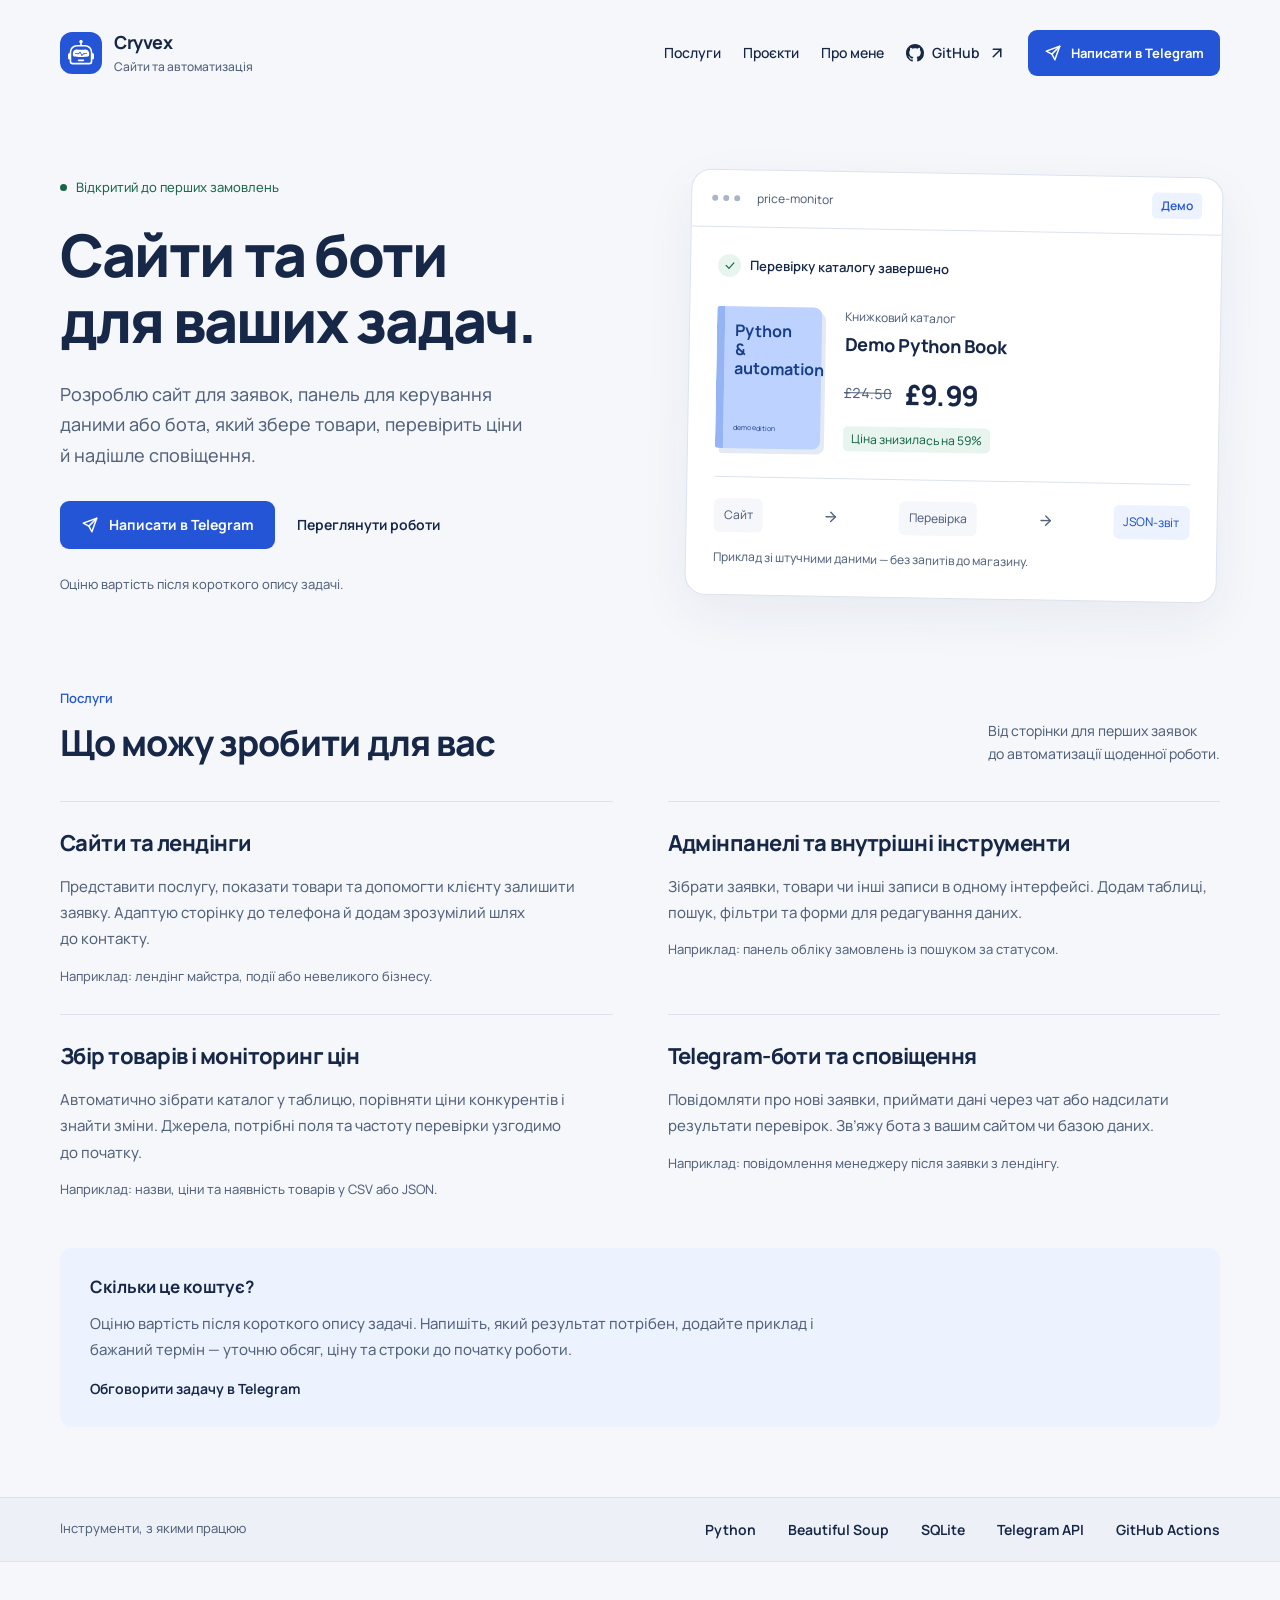
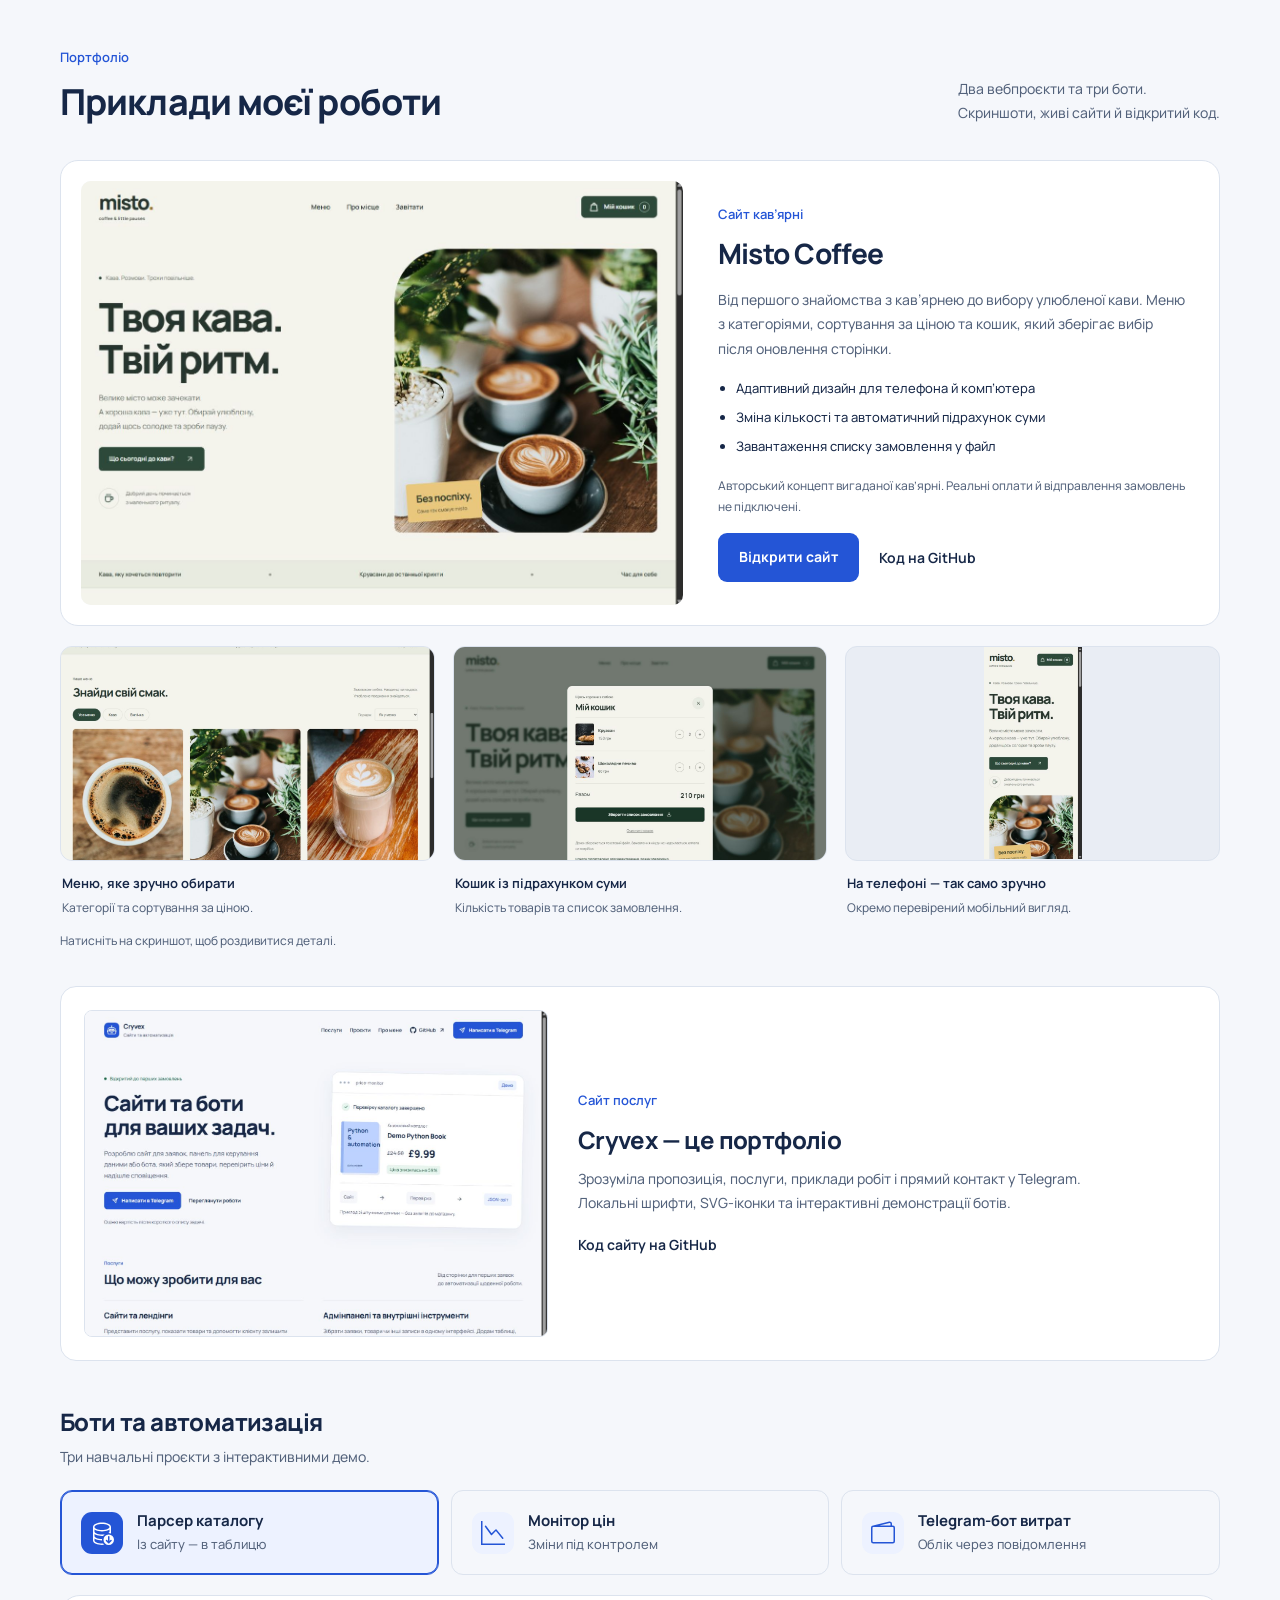
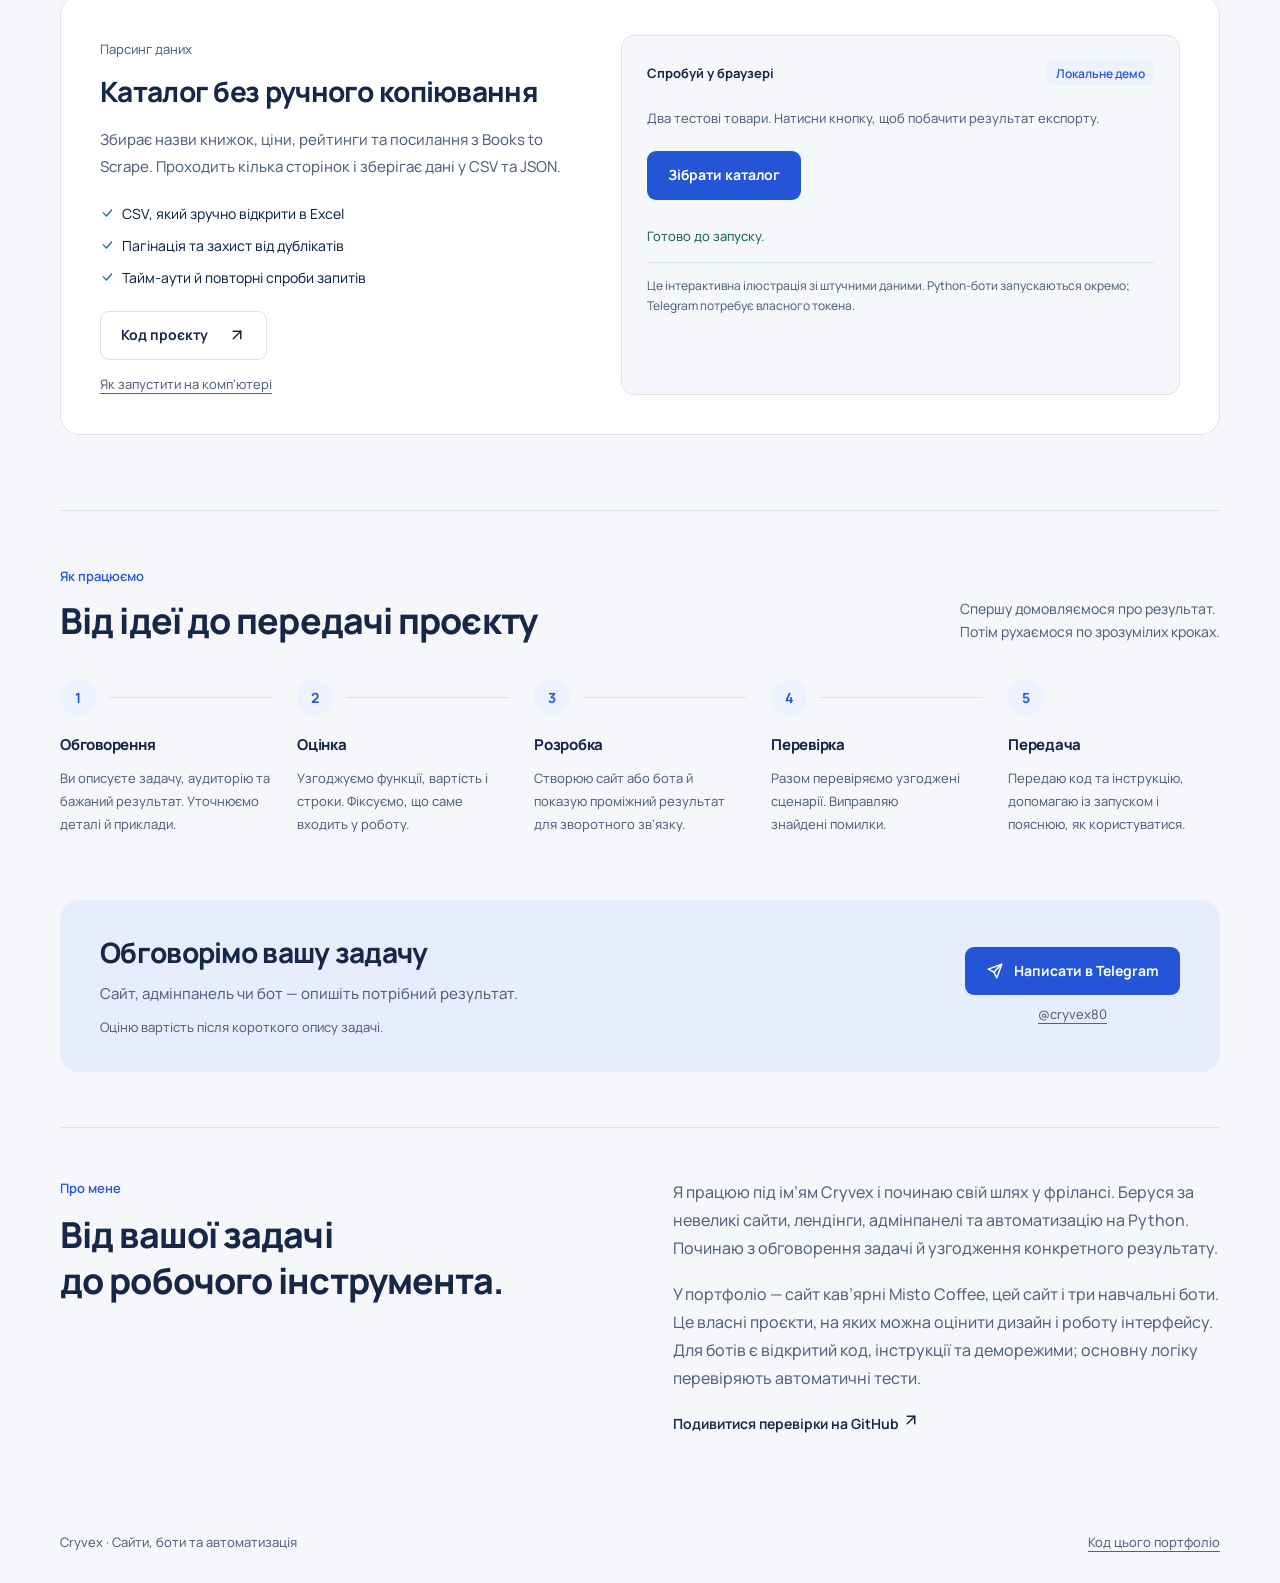
<file: site/index.html>
<!doctype html>
<html lang="uk">
<head>
  <meta charset="utf-8">
  <meta name="viewport" content="width=device-width, initial-scale=1">
  <meta name="theme-color" content="#f5f7fb">
  <meta name="description" content="Сайти, лендінги, адмінпанелі та Telegram-боти. Збір товарів, моніторинг цін і сповіщення про заявки. Напишіть у Telegram, щоб оцінити вашу задачу.">
  <title>Cryvex — сайти, боти та автоматизація</title>
  <link rel="icon" href="favicon.svg?v=2" type="image/svg+xml">
  <link rel="preload" href="assets/fonts/manrope-variable.woff2" as="font" type="font/woff2" crossorigin>
  <link rel="stylesheet" href="style.css?v=cryvex-7">
  <script src="app.js" defer></script>
</head>
<body>
  <a class="skip" href="#main">Перейти до вмісту</a>
  <header class="header wrap">
    <a class="brand" href="#" aria-label="На початок"><span class="brand-icon" aria-hidden="true"><svg class="icon" viewBox="0 0 16 16" fill="currentColor" aria-hidden="true" focusable="false"><path d="M6 12.5a.5.5 0 0 1 .5-.5h3a.5.5 0 0 1 0 1h-3a.5.5 0 0 1-.5-.5M3 8.062C3 6.76 4.235 5.765 5.53 5.886a26.6 26.6 0 0 0 4.94 0C11.765 5.765 13 6.76 13 8.062v1.157a.93.93 0 0 1-.765.935c-.845.147-2.34.346-4.235.346s-3.39-.2-4.235-.346A.93.93 0 0 1 3 9.219zm4.542-.827a.25.25 0 0 0-.217.068l-.92.9a25 25 0 0 1-1.871-.183.25.25 0 0 0-.068.495c.55.076 1.232.149 2.02.193a.25.25 0 0 0 .189-.071l.754-.736.847 1.71a.25.25 0 0 0 .404.062l.932-.97a25 25 0 0 0 1.922-.188.25.25 0 0 0-.068-.495c-.538.074-1.207.145-1.98.189a.25.25 0 0 0-.166.076l-.754.785-.842-1.7a.25.25 0 0 0-.182-.135"/>
  <path d="M8.5 1.866a1 1 0 1 0-1 0V3h-2A4.5 4.5 0 0 0 1 7.5V8a1 1 0 0 0-1 1v2a1 1 0 0 0 1 1v1a2 2 0 0 0 2 2h10a2 2 0 0 0 2-2v-1a1 1 0 0 0 1-1V9a1 1 0 0 0-1-1v-.5A4.5 4.5 0 0 0 10.5 3h-2zM14 7.5V13a1 1 0 0 1-1 1H3a1 1 0 0 1-1-1V7.5A3.5 3.5 0 0 1 5.5 4h5A3.5 3.5 0 0 1 14 7.5"/></svg></span><span>Cryvex<span class="brand-sub">Сайти та автоматизація</span></span></a>
    <nav aria-label="Головна навігація"><a href="#services">Послуги</a><a href="#projects">Проєкти</a><a href="#about">Про мене</a><a class="github-link" href="https://github.com/iseudueneue2-ux"><svg class="icon" viewBox="0 0 16 16" fill="currentColor" aria-hidden="true" focusable="false"><path d="M8 0C3.58 0 0 3.58 0 8c0 3.54 2.29 6.53 5.47 7.59.4.07.55-.17.55-.38 0-.19-.01-.82-.01-1.49-2.01.37-2.53-.49-2.69-.94-.09-.23-.48-.94-.82-1.13-.28-.15-.68-.52-.01-.53.63-.01 1.08.58 1.23.82.72 1.21 1.87.87 2.33.66.07-.52.28-.87.51-1.07-1.78-.2-3.64-.89-3.64-3.95 0-.87.31-1.59.82-2.15-.08-.2-.36-1.02.08-2.12 0 0 .67-.21 2.2.82.64-.18 1.32-.27 2-.27s1.36.09 2 .27c1.53-1.04 2.2-.82 2.2-.82.44 1.1.16 1.92.08 2.12.51.56.82 1.27.82 2.15 0 3.07-1.87 3.75-3.65 3.95.29.25.54.73.54 1.48 0 1.07-.01 1.93-.01 2.2 0 .21.15.46.55.38A8.01 8.01 0 0 0 16 8c0-4.42-3.58-8-8-8"/></svg> GitHub <span class="inline-icon" aria-hidden="true"><svg class="icon arrow-icon" viewBox="0 0 24 24" fill="none" stroke="currentColor" stroke-width="2" stroke-linecap="round" stroke-linejoin="round" aria-hidden="true" focusable="false"><path d="M7 7h10v10" />
  <path d="M7 17 17 7" /></svg></span></a><a class="button primary telegram-link telegram-nav" href="https://t.me/cryvex80"><svg class="icon" viewBox="0 0 24 24" fill="none" stroke="currentColor" stroke-width="2" stroke-linecap="round" stroke-linejoin="round" aria-hidden="true" focusable="false"><path d="m21 3-6.5 18-4-7.5L3 9.5 21 3Z"/><path d="m21 3-10.5 10.5"/></svg>Написати в Telegram</a></nav>
  </header>
  <main id="main">
    <section class="hero wrap" aria-labelledby="hero-title">
      <div class="intro"><p class="availability"><span aria-hidden="true"></span>Відкритий до перших замовлень</p>
        <h1 id="hero-title">Сайти та боти<br>для ваших задач.</h1>
        <p class="lead">Розроблю сайт для заявок, панель для керування даними або бота, який збере товари, перевірить ціни й надішле сповіщення.</p>
        <div class="hero-actions"><a class="button primary telegram-link " href="https://t.me/cryvex80"><svg class="icon" viewBox="0 0 24 24" fill="none" stroke="currentColor" stroke-width="2" stroke-linecap="round" stroke-linejoin="round" aria-hidden="true" focusable="false"><path d="m21 3-6.5 18-4-7.5L3 9.5 21 3Z"/><path d="m21 3-10.5 10.5"/></svg>Написати в Telegram</a><a class="text-link" href="#projects">Переглянути роботи</a></div>
        <p class="hero-note">Оціню вартість після короткого опису задачі.</p>
      </div>
      <div class="workbench" aria-label="Приклад результату роботи монітора цін">
        <div class="window-bar"><span class="window-dots" aria-hidden="true"><i></i><i></i><i></i></span><span>price-monitor</span><span class="demo-tag">Демо</span></div>
        <div class="workbench-body"><div class="run-line"><span class="run-check" aria-hidden="true"><svg class="icon" viewBox="0 0 16 16" fill="currentColor" aria-hidden="true" focusable="false"><path d="M12.736 3.97a.733.733 0 0 1 1.047 0c.286.289.29.756.01 1.05L7.88 12.01a.733.733 0 0 1-1.065.02L3.217 8.384a.757.757 0 0 1 0-1.06.733.733 0 0 1 1.047 0l3.052 3.093 5.4-6.425z"/></svg></span>Перевірку каталогу завершено</div>
          <div class="product"><div class="book-art" aria-hidden="true"><span>Python<br>&<br>automation</span><small>demo edition</small></div><div><p class="muted">Книжковий каталог</p><h2>Demo Python Book</h2><p class="price"><del>£24.50</del><strong>£9.99</strong></p><span class="price-drop">Ціна знизилась на 59%</span></div></div>
          <div class="pipeline" aria-label="Сайт, перевірка ціни, готовий звіт"><span>Сайт</span><span class="inline-icon" aria-hidden="true"><svg class="icon arrow-icon" viewBox="0 0 24 24" fill="none" stroke="currentColor" stroke-width="2" stroke-linecap="round" stroke-linejoin="round" aria-hidden="true" focusable="false"><path d="M5 12h14" />
  <path d="m12 5 7 7-7 7" /></svg></span><span>Перевірка</span><span class="inline-icon" aria-hidden="true"><svg class="icon arrow-icon" viewBox="0 0 24 24" fill="none" stroke="currentColor" stroke-width="2" stroke-linecap="round" stroke-linejoin="round" aria-hidden="true" focusable="false"><path d="M5 12h14" />
  <path d="m12 5 7 7-7 7" /></svg></span><span class="pipeline-result">JSON-звіт</span></div>
          <p class="bench-note">Приклад зі штучними даними — без запитів до магазину.</p>
        </div>
      </div>
    </section>

    <section class="services wrap" id="services" aria-labelledby="services-title">
      <div class="section-heading"><div><p class="section-caption">Послуги</p><h2 id="services-title">Що можу зробити для вас</h2></div><p>Від сторінки для перших заявок<br>до автоматизації щоденної роботи.</p></div>
      <div class="service-grid">
        <article class="service"><h3>Сайти та лендінги</h3><p>Представити послугу, показати товари та допомогти клієнту залишити заявку. Адаптую сторінку до телефона й додам зрозумілий шлях до контакту.</p><p class="service-example">Наприклад: лендінг майстра, події або невеликого бізнесу.</p></article>
        <article class="service"><h3>Адмінпанелі та внутрішні інструменти</h3><p>Зібрати заявки, товари чи інші записи в одному інтерфейсі. Додам таблиці, пошук, фільтри та форми для редагування даних.</p><p class="service-example">Наприклад: панель обліку замовлень із пошуком за статусом.</p></article>
        <article class="service"><h3>Збір товарів і моніторинг цін</h3><p>Автоматично зібрати каталог у таблицю, порівняти ціни конкурентів і знайти зміни. Джерела, потрібні поля та частоту перевірки узгодимо до початку.</p><p class="service-example">Наприклад: назви, ціни та наявність товарів у CSV або JSON.</p></article>
        <article class="service"><h3>Telegram-боти та сповіщення</h3><p>Повідомляти про нові заявки, приймати дані через чат або надсилати результати перевірок. Зв’яжу бота з вашим сайтом чи базою даних.</p><p class="service-example">Наприклад: повідомлення менеджеру після заявки з лендінгу.</p></article>
      </div>
      <div class="estimate"><strong>Скільки це коштує?</strong><p>Оціню вартість після короткого опису задачі. Напишіть, який результат потрібен, додайте приклад і бажаний термін — уточню обсяг, ціну та строки до початку роботи.</p><a class="text-link" href="https://t.me/cryvex80">Обговорити задачу в Telegram</a></div>
    </section>
    <div class="tools-strip"><div class="wrap"><p>Інструменти, з якими працюю</p><ul aria-label="Технології"><li>Python</li><li>Beautiful Soup</li><li>SQLite</li><li>Telegram API</li><li>GitHub Actions</li></ul></div></div>
    <section class="projects wrap" id="projects" aria-labelledby="projects-title">
      <div class="section-heading"><div><p class="section-caption">Портфоліо</p><h2 id="projects-title">Приклади моєї роботи</h2></div><p>Два вебпроєкти та три боти.<br>Скриншоти, живі сайти й відкритий код.</p></div>
      <article class="featured-case" aria-labelledby="cafe-case-title">
        <a class="case-cover" href="https://iseudueneue2-ux.github.io/misto-coffee/" aria-label="Відкрити сайт Misto Coffee"><img src="assets/previews/cafe-home.png" alt="Скриншот головної сторінки Misto Coffee: великий заголовок і фотографія кави" width="1265" height="889" loading="lazy"></a>
        <div class="case-description"><p class="section-caption">Сайт кав’ярні</p><h3 id="cafe-case-title">Misto Coffee</h3><p>Від першого знайомства з кав’ярнею до вибору улюбленої кави. Меню з категоріями, сортування за ціною та кошик, який зберігає вибір після оновлення сторінки.</p><ul><li>Адаптивний дизайн для телефона й комп’ютера</li><li>Зміна кількості та автоматичний підрахунок суми</li><li>Завантаження списку замовлення у файл</li></ul><p class="case-context">Авторський концепт вигаданої кав’ярні. Реальні оплати й відправлення замовлень не підключені.</p><div class="case-links"><a class="button primary" href="https://iseudueneue2-ux.github.io/misto-coffee/">Відкрити сайт</a><a class="text-link" href="https://github.com/iseudueneue2-ux/misto-coffee">Код на GitHub</a></div></div>
      </article>
      <div class="result-gallery" aria-label="Скриншоти сайту Misto Coffee">
        <figure><a href="assets/previews/cafe-menu.png" target="_blank" rel="noopener" aria-label="Збільшити скриншот меню Misto Coffee"><img src="assets/previews/cafe-menu.png" alt="Меню кав’ярні з картками товарів, фільтрами та цінами" width="1265" height="889" loading="lazy"></a><figcaption><strong>Меню, яке зручно обирати</strong><span>Категорії та сортування за ціною.</span></figcaption></figure>
        <figure><a href="assets/previews/cafe-cart.png" target="_blank" rel="noopener" aria-label="Збільшити скриншот кошика Misto Coffee"><img src="assets/previews/cafe-cart.png" alt="Кошик із круасанами, печивом, кількістю товарів і загальною сумою" width="1280" height="900" loading="lazy"></a><figcaption><strong>Кошик із підрахунком суми</strong><span>Кількість товарів та список замовлення.</span></figcaption></figure>
        <figure class="mobile-preview"><a href="assets/previews/cafe-mobile.png" target="_blank" rel="noopener" aria-label="Збільшити мобільний скриншот Misto Coffee"><img src="assets/previews/cafe-mobile.png" alt="Мобільна головна сторінка кав’ярні Misto Coffee" width="360" height="780" loading="lazy"></a><figcaption><strong>На телефоні — так само зручно</strong><span>Окремо перевірений мобільний вигляд.</span></figcaption></figure>
      </div>
      <p class="gallery-help">Натисніть на скриншот, щоб роздивитися деталі.</p>
      <article class="portfolio-case"><a class="portfolio-cover" href="assets/previews/cryvex-desktop.png" target="_blank" rel="noopener" aria-label="Збільшити скриншот сайту Cryvex"><img src="assets/previews/cryvex-desktop.png?v=7" alt="Головна сторінка портфоліо Cryvex із послугами та кнопкою Telegram" width="1265" height="889" loading="lazy"></a><div><p class="section-caption">Сайт послуг</p><h3>Cryvex — це портфоліо</h3><p>Зрозуміла пропозиція, послуги, приклади робіт і прямий контакт у Telegram. Локальні шрифти, SVG-іконки та інтерактивні демонстрації ботів.</p><a class="text-link" href="https://github.com/iseudueneue2-ux/freelance-bots-portfolio/tree/main/site">Код сайту на GitHub</a></div></article>
      <div class="bots-heading"><h3>Боти та автоматизація</h3><p>Три навчальні проєкти з інтерактивними демо.</p></div>
      <div class="project-picker" role="group" aria-label="Обрати проєкт">
        <button class="project-choice" data-project="scraper" aria-pressed="true"><span class="choice-icon" aria-hidden="true"><svg class="icon" viewBox="0 0 16 16" fill="currentColor" aria-hidden="true" focusable="false"><path d="M12.5 9a3.5 3.5 0 1 1 0 7 3.5 3.5 0 0 1 0-7m.354 5.854 1.5-1.5a.5.5 0 0 0-.708-.708l-.646.647V10.5a.5.5 0 0 0-1 0v2.793l-.646-.647a.5.5 0 0 0-.708.708l1.5 1.5a.5.5 0 0 0 .708 0"/>
  <path d="M12.096 6.223A5 5 0 0 0 13 5.698V7c0 .289-.213.654-.753 1.007a4.5 4.5 0 0 1 1.753.25V4c0-1.007-.875-1.755-1.904-2.223C11.022 1.289 9.573 1 8 1s-3.022.289-4.096.777C2.875 2.245 2 2.993 2 4v9c0 1.007.875 1.755 1.904 2.223C4.978 15.71 6.427 16 8 16c.536 0 1.058-.034 1.555-.097a4.5 4.5 0 0 1-.813-.927Q8.378 15 8 15c-1.464 0-2.766-.27-3.682-.687C3.356 13.875 3 13.373 3 13v-1.302c.271.202.58.378.904.525C4.978 12.71 6.427 13 8 13h.027a4.6 4.6 0 0 1 0-1H8c-1.464 0-2.766-.27-3.682-.687C3.356 10.875 3 10.373 3 10V8.698c.271.202.58.378.904.525C4.978 9.71 6.427 10 8 10q.393 0 .774-.024a4.5 4.5 0 0 1 1.102-1.132C9.298 8.944 8.666 9 8 9c-1.464 0-2.766-.27-3.682-.687C3.356 7.875 3 7.373 3 7V5.698c.271.202.58.378.904.525C4.978 6.711 6.427 7 8 7s3.022-.289 4.096-.777M3 4c0-.374.356-.875 1.318-1.313C5.234 2.271 6.536 2 8 2s2.766.27 3.682.687C12.644 3.125 13 3.627 13 4c0 .374-.356.875-1.318 1.313C10.766 5.729 9.464 6 8 6s-2.766-.27-3.682-.687C3.356 4.875 3 4.373 3 4"/></svg></span><span><strong>Парсер каталогу</strong><small>Із сайту — в таблицю</small></span></button>
        <button class="project-choice" data-project="monitor" aria-pressed="false"><span class="choice-icon" aria-hidden="true"><svg class="icon" viewBox="0 0 16 16" fill="currentColor" aria-hidden="true" focusable="false"><path fill-rule="evenodd" d="M0 0h1v15h15v1H0zm14.817 11.887a.5.5 0 0 0 .07-.704l-4.5-5.5a.5.5 0 0 0-.74-.037L7.06 8.233 3.404 3.206a.5.5 0 0 0-.808.588l4 5.5a.5.5 0 0 0 .758.06l2.609-2.61 4.15 5.073a.5.5 0 0 0 .704.07"/></svg></span><span><strong>Монітор цін</strong><small>Зміни під контролем</small></span></button>
        <button class="project-choice" data-project="expenses" aria-pressed="false"><span class="choice-icon" aria-hidden="true"><svg class="icon" viewBox="0 0 16 16" fill="currentColor" aria-hidden="true" focusable="false"><path d="M12.136.326A1.5 1.5 0 0 1 14 1.78V3h.5A1.5 1.5 0 0 1 16 4.5v9a1.5 1.5 0 0 1-1.5 1.5h-13A1.5 1.5 0 0 1 0 13.5v-9a1.5 1.5 0 0 1 1.432-1.499zM5.562 3H13V1.78a.5.5 0 0 0-.621-.484zM1.5 4a.5.5 0 0 0-.5.5v9a.5.5 0 0 0 .5.5h13a.5.5 0 0 0 .5-.5v-9a.5.5 0 0 0-.5-.5z"/></svg></span><span><strong>Telegram-бот витрат</strong><small>Облік через повідомлення</small></span></button>
      </div>
      <div class="project-detail">
        <div class="project-description"><span class="project-kind" id="project-kind">Парсинг даних</span><h3 id="project-title">Каталог без ручного копіювання</h3><p id="project-description">Збирає назви книжок, ціни, рейтинги та посилання з Books to Scrape. Проходить кілька сторінок і зберігає дані у CSV та JSON.</p><ul id="project-features"><li>CSV, який зручно відкрити в Excel</li><li>Пагінація та захист від дублікатів</li><li>Тайм-аути й повторні спроби запитів</li></ul><a class="button secondary" id="project-source" href="https://github.com/iseudueneue2-ux/freelance-bots-portfolio/blob/main/bots/scraper.py">Код проєкту <span class="inline-icon" aria-hidden="true"><svg class="icon arrow-icon" viewBox="0 0 24 24" fill="none" stroke="currentColor" stroke-width="2" stroke-linecap="round" stroke-linejoin="round" aria-hidden="true" focusable="false"><path d="M7 7h10v10" />
  <path d="M7 17 17 7" /></svg></span></a><a class="setup-link" href="https://github.com/iseudueneue2-ux/freelance-bots-portfolio/blob/main/docs/README.uk.md">Як запустити на комп’ютері</a></div>
        <div class="demo-panel"><div class="demo-heading"><strong>Спробуй у браузері</strong><span class="demo-tag">Локальне демо</span></div>
          <div id="demo-scraper"><p class="demo-copy">Два тестові товари. Натисни кнопку, щоб побачити результат експорту.</p><button class="button primary demo-action" id="scrape-button">Зібрати каталог</button><div id="scrape-result" hidden><div class="table-scroll"><table><caption class="sr-only">Результати збору тестового каталогу</caption><thead><tr><th scope="col">Книжка</th><th scope="col">Ціна</th><th scope="col">Рейтинг</th></tr></thead><tbody><tr><td>Demo Python Book</td><td>£24.50</td><td>4 / 5</td></tr><tr><td>Automation &amp; Bots</td><td>£18.00</td><td>5 / 5</td></tr></tbody></table></div><button class="download" id="download-csv"><svg class="icon" viewBox="0 0 16 16" fill="currentColor" aria-hidden="true" focusable="false"><path d="M.5 9.9a.5.5 0 0 1 .5.5v2.5a1 1 0 0 0 1 1h12a1 1 0 0 0 1-1v-2.5a.5.5 0 0 1 1 0v2.5a2 2 0 0 1-2 2H2a2 2 0 0 1-2-2v-2.5a.5.5 0 0 1 .5-.5"/>
  <path d="M7.646 11.854a.5.5 0 0 0 .708 0l3-3a.5.5 0 0 0-.708-.708L8.5 10.293V1.5a.5.5 0 0 0-1 0v8.793L5.354 8.146a.5.5 0 1 0-.708.708z"/></svg> Завантажити CSV</button></div></div>
          <div id="demo-monitor" hidden><p class="demo-copy">Збережена ціна книжки — £24.50. Задай нову ціну для порівняння.</p><form id="price-form"><label for="new-price">Нова ціна, GBP</label><div class="form-row"><input id="new-price" type="number" min="0.01" max="9999999" step="0.01" value="9.99" required><button class="button primary" type="submit">Порівняти</button></div></form><div id="price-result" class="result-box" hidden></div></div>
          <div id="demo-expenses" hidden><p class="demo-copy">Додай витрату й перевір підсумок. Дані існують лише до оновлення сторінки.</p><div class="chat"><p class="chat-bubble">Привіт! Допоможу порахувати витрати у гривнях.</p><div id="expense-messages"></div></div><form id="expense-form"><div class="expense-fields"><div><label for="expense-amount">Сума, грн</label><input id="expense-amount" type="number" min="0.01" max="9999999" step="0.01" placeholder="120.50" required></div><div><label for="expense-category">Категорія</label><input id="expense-category" maxlength="50" placeholder="Їжа" required></div></div><div class="form-row"><button class="button primary" type="submit">Додати витрату</button><button class="download" id="expense-summary" type="button">Підсумок</button></div></form></div>
          <p class="demo-status" id="demo-status" role="status" aria-live="polite">Готово до запуску.</p>
          <p class="demo-disclaimer">Це інтерактивна ілюстрація зі штучними даними. Python-боти запускаються окремо; Telegram потребує власного токена.</p>
        </div>
      </div>
      <noscript><p>Для інтерактивних демонстрацій увімкни JavaScript. Усі три проєкти та інструкції доступні <a href="https://github.com/iseudueneue2-ux/freelance-bots-portfolio">у репозиторії</a>.</p></noscript>
    </section>

    <section class="work-process wrap" id="process" aria-labelledby="process-title"><div class="section-heading"><div><p class="section-caption">Як працюємо</p><h2 id="process-title">Від ідеї до передачі проєкту</h2></div><p>Спершу домовляємося про результат.<br>Потім рухаємося по зрозумілих кроках.</p></div>
      <ol class="process-list">
        <li><span class="step-number" aria-hidden="true">1</span><h3>Обговорення</h3><p>Ви описуєте задачу, аудиторію та бажаний результат. Уточнюємо деталі й приклади.</p></li>
        <li><span class="step-number" aria-hidden="true">2</span><h3>Оцінка</h3><p>Узгоджуємо функції, вартість і строки. Фіксуємо, що саме входить у роботу.</p></li>
        <li><span class="step-number" aria-hidden="true">3</span><h3>Розробка</h3><p>Створюю сайт або бота й показую проміжний результат для зворотного зв’язку.</p></li>
        <li><span class="step-number" aria-hidden="true">4</span><h3>Перевірка</h3><p>Разом перевіряємо узгоджені сценарії. Виправляю знайдені помилки.</p></li>
        <li><span class="step-number" aria-hidden="true">5</span><h3>Передача</h3><p>Передаю код та інструкцію, допомагаю із запуском і пояснюю, як користуватися.</p></li>
      </ol>
    </section>
    <section class="contact wrap" id="contact" aria-labelledby="contact-title"><div><h2 id="contact-title">Обговорімо вашу задачу</h2><p>Сайт, адмінпанель чи бот — опишіть потрібний результат.</p><p class="contact-estimate">Оціню вартість після короткого опису задачі.</p></div><div class="contact-action"><a class="button primary telegram-link " href="https://t.me/cryvex80"><svg class="icon" viewBox="0 0 24 24" fill="none" stroke="currentColor" stroke-width="2" stroke-linecap="round" stroke-linejoin="round" aria-hidden="true" focusable="false"><path d="m21 3-6.5 18-4-7.5L3 9.5 21 3Z"/><path d="m21 3-10.5 10.5"/></svg>Написати в Telegram</a><a class="telegram-handle" href="https://t.me/cryvex80">@cryvex80</a></div></section>
    <section class="about wrap" id="about" aria-labelledby="about-title"><div><p class="section-caption">Про мене</p><h2 id="about-title">Від вашої задачі<br>до робочого інструмента.</h2></div><div class="about-copy"><p>Я працюю під ім’ям Cryvex і починаю свій шлях у фрілансі. Беруся за невеликі сайти, лендінги, адмінпанелі та автоматизацію на Python. Починаю з обговорення задачі й узгодження конкретного результату.</p><p>У портфоліо — сайт кав’ярні Misto Coffee, цей сайт і три навчальні боти. Це власні проєкти, на яких можна оцінити дизайн і роботу інтерфейсу. Для ботів є відкритий код, інструкції та деморежими; основну логіку перевіряють автоматичні тести.</p><a class="text-link" href="https://github.com/iseudueneue2-ux/freelance-bots-portfolio/actions">Подивитися перевірки на GitHub <span class="inline-icon" aria-hidden="true"><svg class="icon arrow-icon" viewBox="0 0 24 24" fill="none" stroke="currentColor" stroke-width="2" stroke-linecap="round" stroke-linejoin="round" aria-hidden="true" focusable="false"><path d="M7 7h10v10" />
  <path d="M7 17 17 7" /></svg></span></a></div></section>
  </main>
  <footer class="footer wrap"><span>Cryvex · Сайти, боти та автоматизація</span><a href="https://github.com/iseudueneue2-ux/freelance-bots-portfolio">Код цього портфоліо</a></footer>
</body>
</html>
</file>
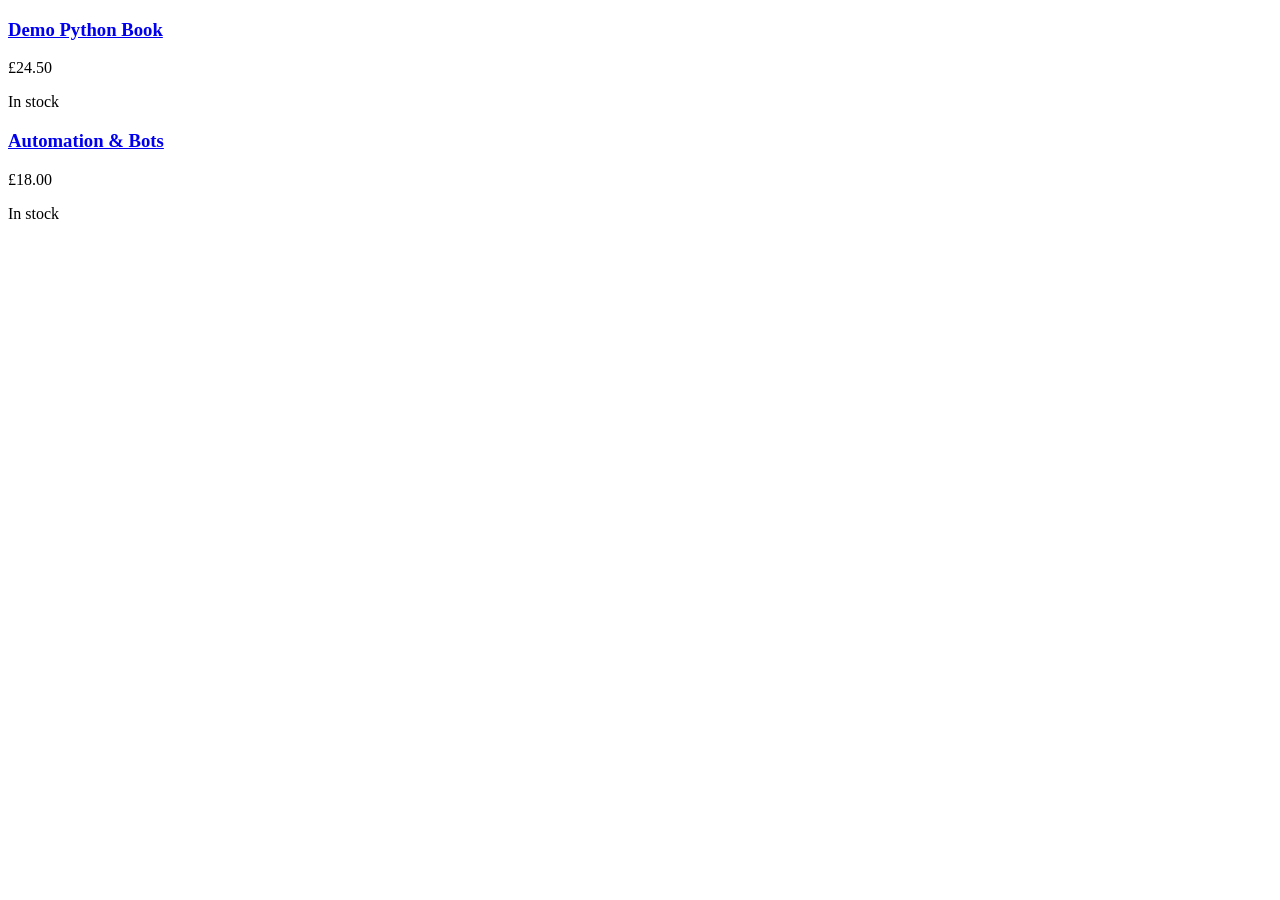
<file: examples/catalog.html>
<!doctype html><html lang="en"><head><meta charset="utf-8"><title>Offline demo catalog</title></head>
<body><article class="product_pod">
<h3><a href="catalogue/demo-book_1/index.html" title="Demo Python Book">Demo Python Book</a></h3>
<p class="star-rating Four"></p><p class="price_color">£24.50</p>
<p class="availability">In stock</p></article>
<article class="product_pod"><h3><a href="catalogue/automation_2/index.html" title="Automation &amp; Bots">Automation &amp; Bots</a></h3>
<p class="star-rating Five"></p><p class="price_color">£18.00</p>
<p class="availability">In stock</p></article></body></html>
</file>
<file: site/style.css>
@font-face{font-family:Manrope;src:url("assets/fonts/manrope-variable.woff2") format("woff2");font-style:normal;font-weight:200 800;font-display:swap}
:root{--bg:#f5f7fb;--surface:#fff;--ink:#162747;--muted:#53627b;--blue:#2455d6;--blue-hover:#1943b0;--line:#dce3ee;--soft:#edf2ff;--green:#176747;--radius:20px}*{box-sizing:border-box}html{scroll-behavior:smooth;scroll-padding-top:30px}body{margin:0;background:var(--bg);color:var(--ink);font-family:Manrope,"Segoe UI",sans-serif;font-size:16px;line-height:1.6}a{color:inherit;text-underline-offset:4px}button,input{font:inherit}button,a{-webkit-tap-highlight-color:transparent}button{cursor:pointer}button:disabled{cursor:default}a:focus-visible,button:focus-visible,input:focus-visible{outline:3px solid var(--blue);outline-offset:5px}button,input{border-radius:9px}[hidden]{display:none!important}.wrap{width:min(1160px,calc(100% - 80px));margin-inline:auto}.header{display:flex;align-items:center;justify-content:space-between;padding-block:30px;gap:24px}.brand{display:flex;gap:12px;align-items:center;text-decoration:none;font-weight:700;line-height:1.35}.brand-icon{display:grid;place-items:center;width:42px;height:42px;background:var(--blue);color:#fff;border-radius:12px;font-size:21px}.brand-sub{display:block;color:var(--muted);font-size:12px;font-weight:400;margin-top:3px}.header nav{display:flex;gap:30px;align-items:center;font-size:14px}.header nav a{text-decoration:none}.header nav a:hover{color:var(--blue)}.github-link{font-weight:600}.hero{display:grid;grid-template-columns:1.05fr 1fr;gap:70px;align-items:center;padding-block:67px 84px}.availability{font-size:13px;color:var(--green);display:flex;align-items:center;gap:9px;margin:0 0 24px}.availability span{width:7px;height:7px;background:var(--green);border-radius:50%}h1,h2,h3,p{margin-top:0}h1{font-size:clamp(38px,4.5vw,61px);line-height:1.08;letter-spacing:-2.6px;font-weight:700;margin-bottom:25px}.lead{font-size:18px;line-height:1.75;color:var(--muted);max-width:455px;margin-bottom:30px}.hero-actions{display:flex;gap:25px;align-items:center}.button{display:inline-flex;justify-content:center;align-items:center;gap:20px;padding:13px 20px;border:1px solid transparent;border-radius:9px;font-size:14px;line-height:1.4;font-weight:600;text-decoration:none;min-height:46px}.primary{color:#fff;background:var(--blue)}.primary:hover{background:var(--blue-hover)}.text-link{font-size:14px;font-weight:600;text-decoration:none}.text-link:hover{text-decoration:underline}.hero-note{font-size:12px;color:var(--muted);margin:25px 0 0}.workbench{background:var(--surface);border:1px solid var(--line);border-radius:var(--radius);box-shadow:0 18px 50px #1d365510;overflow:hidden;transform:rotate(1deg)}.window-bar{display:flex;align-items:center;gap:17px;padding:15px 20px;border-bottom:1px solid var(--line);font-size:12px;color:var(--muted)}.window-dots{letter-spacing:3px;color:#a9b5c8;font-size:9px}.demo-tag{font-size:11px;padding:3px 9px;border-radius:5px;background:var(--soft);color:var(--blue);white-space:nowrap}.window-bar .demo-tag{margin-left:auto}.workbench-body{padding:27px}.run-line{display:flex;align-items:center;gap:9px;font-size:13px;font-weight:600}.run-check{display:grid;place-items:center;width:23px;height:23px;color:var(--green);background:#e8f5ee;border-radius:50%}.product{display:flex;gap:23px;align-items:center;margin-block:28px}.book-art{background:#bed2ff;width:105px;height:142px;flex-shrink:0;border-radius:3px 8px 8px 3px;border-left:8px solid #94b4f4;display:flex;flex-direction:column;justify-content:space-between;padding:15px 10px;color:#183e88;font-size:16px;font-weight:700;line-height:1.2;box-shadow:4px 5px 0 #e4eaf3}.book-art small{font-size:7px;font-weight:400}.muted{color:var(--muted);font-size:11px;margin-bottom:5px}.product h2{font-size:18px;line-height:1.3;margin-bottom:13px}.price{display:flex;gap:13px;align-items:center;margin-bottom:8px}.price del{color:var(--muted);font-size:14px}.price strong{font-size:28px;letter-spacing:-1px}.price-drop{font-size:11px;color:var(--green);background:#e8f5ee;padding:4px 8px;border-radius:5px}.pipeline{display:flex;justify-content:space-between;gap:7px;border-top:1px solid var(--line);padding-top:21px;font-size:11px;color:var(--muted);align-items:center}.pipeline span:not(:nth-child(even)){padding:7px 10px;background:var(--bg);border-radius:6px}.pipeline .pipeline-result{color:var(--blue);background:var(--soft)!important}.bench-note{font-size:10px;color:var(--muted);margin:15px 0 0}.tools-strip{border-block:1px solid var(--line);background:#edf1f7}.tools-strip .wrap{display:flex;align-items:center;justify-content:space-between;gap:25px;padding-block:20px}.tools-strip p{font-size:12px;color:var(--muted);margin:0}.tools-strip ul{display:flex;gap:32px;list-style:none;padding:0;margin:0;font-size:14px;font-weight:600}.projects{padding-block:85px 75px}.section-heading{display:flex;justify-content:space-between;align-items:end;gap:35px;margin-bottom:35px}.section-caption{font-size:13px;color:var(--blue);font-weight:600;margin-bottom:12px}h2{font-size:34px;line-height:1.2;letter-spacing:-1.1px;margin-bottom:0}.section-heading>p{font-size:13px;color:var(--muted);margin-bottom:0}.project-picker{display:grid;grid-template-columns:repeat(3,1fr);gap:12px;margin-bottom:20px}.project-choice{display:flex;align-items:center;gap:14px;text-align:left;padding:19px 20px;border:1px solid var(--line);background:transparent;color:var(--ink);border-radius:12px}.project-choice[aria-pressed=true]{background:var(--soft);border-color:var(--blue);box-shadow:inset 0 0 0 1px var(--blue)}.project-choice strong{font-size:14px;display:block}.project-choice small{font-size:12px;color:var(--muted);display:block;margin-top:3px}.choice-icon{font-size:25px;color:var(--blue);width:28px;text-align:center}.project-detail{display:grid;grid-template-columns:.85fr 1fr;gap:45px;padding:39px;background:var(--surface);border-radius:var(--radius);border:1px solid var(--line)}.project-kind{font-size:12px;color:var(--muted)}.project-description h3{font-size:27px;line-height:1.2;letter-spacing:-.7px;margin:12px 0 18px}.project-description>p{font-size:14px;color:var(--muted);line-height:1.8}.project-description ul{padding:0;list-style:none;font-size:13px;margin-block:22px}.project-description li{padding-left:22px;position:relative;margin-bottom:9px}.project-description li:before{content:'✓';color:var(--blue);position:absolute;left:0}.secondary{border-color:var(--line);background:var(--surface);color:var(--ink)}.secondary:hover{background:var(--soft)}.setup-link{display:block;width:fit-content;font-size:12px;color:var(--muted);margin-top:14px}.demo-panel{background:var(--bg);border:1px solid var(--line);border-radius:13px;padding:25px;min-width:0}.demo-heading{display:flex;align-items:center;justify-content:space-between;gap:12px}.demo-heading strong{font-size:13px}.demo-copy{font-size:13px;color:var(--muted);line-height:1.7;margin:21px 0}.demo-action{margin-bottom:8px}.demo-status{font-size:12px;color:var(--green);margin:18px 0 0;min-height:20px}.demo-disclaimer{font-size:11px;color:var(--muted);line-height:1.6;border-top:1px solid var(--line);padding-top:13px;margin:15px 0 0}.table-scroll{overflow-x:auto}table{border-collapse:collapse;width:100%;font-size:11px;margin-top:15px;text-align:left}th,td{padding:12px 6px;border-bottom:1px solid var(--line)}th{color:var(--muted);font-weight:600}td:not(:first-child){white-space:nowrap}.download{background:none;border:0;color:var(--blue);font-size:12px;font-weight:600;padding:10px 0;text-decoration:underline;text-underline-offset:4px;min-height:44px}.form-row{display:flex;gap:16px;align-items:center;flex-wrap:wrap}label{display:block;font-size:12px;font-weight:600;margin-bottom:6px}input{padding:10px 12px;border:1px solid #b5c1d5;background:var(--surface);width:100%;color:var(--ink);min-height:45px;font-size:14px}#new-price{width:140px}.result-box{background:var(--surface);padding:16px;border-radius:8px;margin-top:18px;font-size:14px}.expense-fields{display:grid;grid-template-columns:1fr 1.3fr;gap:12px;margin-block:15px}.chat{max-height:210px;overflow-y:auto;padding:3px}.chat-bubble{background:#fff;border:1px solid var(--line);padding:10px 13px;font-size:12px;border-radius:12px 12px 12px 2px;margin:0 0 9px;white-space:pre-line;overflow-wrap:anywhere}.chat-bubble.user{background:var(--soft);border-color:#cddaff;margin-left:28px;border-radius:12px 12px 2px 12px}.about{border-top:1px solid var(--line);padding-block:65px;display:grid;grid-template-columns:1fr 1fr;gap:65px}.about h2{font-size:32px}.about-copy p{font-size:15px;color:var(--muted);line-height:1.8;margin-bottom:18px}.contact{background:#e6edfc;border-radius:var(--radius);padding:34px 40px;display:flex;justify-content:space-between;align-items:center;gap:30px;margin-bottom:50px}.contact h2{font-size:26px;margin-bottom:10px}.contact p{font-size:14px;color:var(--muted);margin:0}.contact .button{flex-shrink:0}.footer{display:flex;justify-content:space-between;gap:20px;font-size:11px;color:var(--muted);padding-block:0 30px}.sr-only{position:absolute;width:1px;height:1px;padding:0;margin:-1px;overflow:hidden;clip:rect(0,0,0,0);white-space:nowrap;border:0}.skip{position:fixed;left:15px;top:12px;z-index:10;padding:10px 15px;background:var(--surface);transform:translateY(-200%)}.skip:focus{transform:translateY(0)}
@media(min-width:1500px){.hero{padding-block:90px 110px}}@media(max-width:1000px){.wrap{width:calc(100% - 48px)}.hero{gap:35px}h1{letter-spacing:-1.7px}.hero-actions{gap:17px;flex-wrap:wrap}.tools-strip ul{gap:18px}.project-detail{padding:28px;gap:25px}.project-choice{padding:15px 12px;gap:9px}.project-choice small{font-size:11px}.workbench-body{padding:22px}.product{gap:16px}.product h2{font-size:16px}.book-art{width:85px;height:125px;font-size:14px}.about{gap:35px}}@media(max-width:760px){.header{padding-block:22px}.header nav{gap:19px}.header nav a:not(.github-link){display:none}.hero{grid-template-columns:1fr;padding-block:35px 48px;gap:35px}.hero h1{font-size:48px}.lead{font-size:16px;max-width:490px}.workbench{transform:none;max-width:520px;width:100%}.tools-strip .wrap{display:block}.tools-strip p{margin-bottom:12px}.tools-strip ul{flex-wrap:wrap;gap:8px 23px;font-size:13px}.section-heading{display:block}.section-heading>p{margin-top:18px}h2{font-size:30px}.projects{padding-block:50px}.project-picker{grid-template-columns:1fr;gap:8px}.project-choice{padding:13px 17px}.project-choice small{font-size:12px}.project-choice[aria-pressed=true]{box-shadow:inset 3px 0 0 var(--blue)}.project-detail{grid-template-columns:1fr;padding:25px;gap:30px}.demo-panel{padding:20px}.project-description h3{font-size:26px}.about{grid-template-columns:1fr;padding-block:42px;gap:25px}.about h2{font-size:30px}.contact{display:block;padding:28px}.contact .button{margin-top:23px}.footer{flex-direction:column;gap:8px}.demo-heading{align-items:start}}@media(max-width:390px){.wrap{width:calc(100% - 32px)}.hero h1{font-size:41px}.brand{font-size:13px}.brand-icon{width:35px;height:35px}.header nav{font-size:13px}.project-detail{padding:18px}.demo-panel{padding:15px}.demo-heading{flex-wrap:wrap}.expense-fields{grid-template-columns:1fr}.product{gap:12px}.pipeline{font-size:10px}.pipeline span:not(:nth-child(even)){padding:7px}.hero-actions{gap:15px}.hero-actions .button{padding-inline:16px}}@media(prefers-reduced-motion:reduce){html{scroll-behavior:auto}}

/* Bootstrap Icons: local SVG assets, MIT license in assets/icons/LICENSE. */
.icon{width:18px;height:18px;display:inline-block;flex-shrink:0;vertical-align:-.15em}.inline-icon{display:inline-flex;align-items:center;justify-content:center}.inline-icon .icon{width:16px;height:16px}.brand-icon .icon{width:26px;height:26px}.choice-icon{display:grid;place-items:center;width:42px;height:42px;flex-shrink:0;border-radius:11px;background:var(--soft)}.choice-icon .icon{width:24px;height:24px}.project-choice[aria-pressed=true] .choice-icon{background:var(--blue);color:white}.run-check .icon{width:13px;height:13px}.github-link{display:inline-flex;align-items:center;gap:8px}.button>.icon{width:17px;height:17px}.window-dots{display:flex;gap:5px;align-items:center}.window-dots i{width:6px;height:6px;border-radius:50%;background:#a9b5c8}.pipeline .inline-icon{padding:0;background:none;border-radius:0}.project-description li:before{content:"";width:14px;height:14px;top:4px;background:var(--blue);mask:url("assets/icons/check-lg.svg") center/contain no-repeat;-webkit-mask:url("assets/icons/check-lg.svg") center/contain no-repeat}.download .icon{width:15px;height:15px;margin-right:5px}

/* Lucide arrows: a consistent standard-weight, rounded outline. */
.inline-icon .arrow-icon{width:18px;height:18px;stroke-width:2}.pipeline .inline-icon .arrow-icon{width:16px;height:16px}

/* Typography: Manrope, with distinct display, body and interface roles. */
:root{--type-display:clamp(2.75rem,4.6vw,3.875rem);--type-heading:clamp(1.875rem,2.8vw,2.25rem);--type-body:1rem;--type-small:.875rem;--type-caption:.8125rem;-webkit-font-smoothing:antialiased;-moz-osx-font-smoothing:grayscale}
body{font-size:var(--type-body);font-weight:450;line-height:1.65;font-kerning:normal;letter-spacing:0}
h1,h2,h3{text-wrap:balance;letter-spacing:-.025em}
h1{font-size:var(--type-display);font-weight:800;line-height:1.12;letter-spacing:-.035em}
h2{font-size:var(--type-heading);font-weight:750;line-height:1.25}
h3{font-weight:750}
p{text-wrap:pretty}
.brand{font-size:.875rem;font-weight:750;letter-spacing:-.015em}.brand-sub{font-size:.75rem;font-weight:500;letter-spacing:0;line-height:1.5}
.header nav{font-size:var(--type-small);font-weight:550}.lead{font-size:1.125rem;font-weight:450;line-height:1.7;max-width:43ch}
.button{font-size:var(--type-small);font-weight:700;letter-spacing:0;line-height:1.45}.text-link{font-size:var(--type-small);font-weight:650}
.availability,.hero-note,.section-caption,.tools-strip p,.bench-note,.demo-copy,.demo-status,.setup-link,.demo-disclaimer,.footer{font-size:var(--type-caption)}
.hero-note{line-height:1.65}.bench-note{font-size:.75rem}.tools-strip ul{font-size:var(--type-small);font-weight:650}
.section-heading>p{font-size:var(--type-small);line-height:1.7}.project-choice strong{font-size:.9375rem;font-weight:700;line-height:1.45}.project-choice small{font-size:var(--type-caption);line-height:1.5}
.project-description h3{font-size:1.75rem;line-height:1.3;letter-spacing:-.025em}.project-description>p{font-size:.9375rem;line-height:1.75;max-width:65ch}.project-description ul{font-size:var(--type-small);line-height:1.65}
.project-kind,.demo-heading strong,label{font-size:var(--type-caption)}.demo-copy{line-height:1.75}.demo-disclaimer{font-size:.75rem;line-height:1.7}.demo-tag{font-size:.75rem;font-weight:600}
.download{font-size:var(--type-caption);font-weight:650}input{font-size:1rem}.chat-bubble{font-size:var(--type-caption);line-height:1.65}table{font-size:var(--type-caption)}
.about h2{font-size:var(--type-heading);line-height:1.3}.about-copy p{font-size:var(--type-body);line-height:1.75;max-width:65ch}.contact h2{font-size:1.75rem;line-height:1.3}.contact p{font-size:.9375rem;line-height:1.7}.footer{line-height:1.6}
.price,.result-box,.demo-status,td:not(:first-child),input[type=number]{font-variant-numeric:tabular-nums}.price strong{font-weight:750;letter-spacing:-.025em}.product h2{font-size:1.125rem;line-height:1.4;letter-spacing:-.015em}.muted,.price-drop,.pipeline,.window-bar{font-size:.75rem}
@media(max-width:760px){.hero h1{font-size:clamp(2.5rem,6.8vw,3.25rem);letter-spacing:-.03em;line-height:1.15}.lead{font-size:1.0625rem}.project-description h3{font-size:1.625rem}.project-choice small{font-size:var(--type-caption)}.about h2{font-size:1.875rem}.contact h2{font-size:1.625rem}}
@media(max-width:390px){.hero h1{font-size:2.5rem}.brand{font-size:.8125rem}.header nav{font-size:var(--type-caption)}.product h2{font-size:1rem}.pipeline{font-size:.6875rem}}

/* Client services and direct contact. */
.header nav{gap:22px}.header .telegram-nav{display:inline-flex;font-size:.8125rem;padding:11px 15px;gap:9px}.brand-sub{max-width:23ch}.hero-actions{gap:22px;flex-wrap:wrap}.telegram-link{gap:10px}.telegram-link .icon{width:18px;height:18px}.services{padding-block:5px 70px;scroll-margin-top:20px}.service-grid{display:grid;grid-template-columns:repeat(2,minmax(0,1fr));gap:0 55px}.service{padding-block:27px;border-top:1px solid var(--line)}.service h3{font-size:1.375rem;line-height:1.35;margin:0 0 15px}.service p{font-size:.9375rem;line-height:1.75;color:var(--muted);max-width:62ch;margin-bottom:12px}.service .service-example{font-size:.8125rem;margin-bottom:0}.estimate{margin-top:20px;padding:25px 30px;background:var(--soft);border-radius:12px}.estimate strong{font-size:1.0625rem}.estimate p{font-size:.9375rem;color:var(--muted);line-height:1.75;max-width:85ch;margin:10px 0 12px}.web-project{display:flex;justify-content:space-between;gap:35px;align-items:center;background:var(--surface);padding:28px 30px;border:1px solid var(--line);border-radius:16px;margin-bottom:25px}.web-project h3{font-size:1.5rem;line-height:1.35;margin:0 0 12px}.web-project p:not(.section-caption){font-size:.9375rem;color:var(--muted);max-width:65ch;margin:0;line-height:1.75}.web-project .section-caption{margin-bottom:7px}.web-project .button{flex-shrink:0}.contact{margin-top:0;margin-bottom:55px}.contact-action{flex-shrink:0}.telegram-handle{display:block;text-align:center;font-size:.8125rem;color:var(--muted);margin-top:9px}.contact .contact-estimate{font-size:.8125rem;margin-top:10px}.about{margin-bottom:30px}
@media(max-width:1000px){.header nav{gap:16px}.header nav>a[href="#about"]{display:none}.web-project{align-items:start;flex-direction:column;gap:22px}.service-grid{gap:0 30px}.contact{gap:24px}.contact .button{padding-inline:15px}}
@media(max-width:760px){.header nav .github-link{display:none}.header nav a.telegram-nav{display:inline-flex;font-size:.75rem;line-height:1.3;max-width:145px;text-align:center;padding:10px;gap:7px;min-height:44px}.header nav{gap:0}.header{gap:12px}.brand-sub{max-width:20ch;font-size:.6875rem}.brand{font-size:.8125rem}.services{padding-bottom:45px}.service-grid{grid-template-columns:1fr;gap:0}.service{padding-block:23px}.service h3{font-size:1.25rem}.estimate{padding:23px}.web-project{padding:24px}.contact-action{width:fit-content}.contact-action .button{margin-top:23px}.contact .telegram-handle{margin-top:10px}.contact{margin-bottom:40px}.about{margin-bottom:10px}}
@media(max-width:390px){.brand{gap:8px;font-size:.75rem}.brand-icon{width:32px;height:32px;flex-shrink:0}.brand-sub{max-width:18ch}.header nav a.telegram-nav{max-width:128px;font-size:.6875rem}.header .telegram-nav .icon{width:16px;height:16px}.hero-actions>.telegram-link{font-size:.8125rem}}

/* Cryvex: real project previews and a clear working process. */
.brand>span:last-child{font-size:1.125rem;letter-spacing:-.025em}.brand-sub{font-size:.75rem;letter-spacing:0}.featured-case{display:grid;grid-template-columns:1.25fr 1fr;gap:35px;align-items:center;background:var(--surface);border:1px solid var(--line);border-radius:18px;padding:20px;margin-bottom:20px}.case-cover{display:block;background:var(--bg);border-radius:10px;overflow:hidden}.case-cover img{display:block;width:100%;height:auto;aspect-ratio:1.42;object-fit:cover;object-position:top}.case-description{padding:14px 12px 14px 0;min-width:0}.case-description h3{font-size:1.75rem;line-height:1.2;letter-spacing:-.025em;margin:0 0 17px}.case-description>p:not(.section-caption){font-size:.875rem;color:var(--muted);line-height:1.75;margin-bottom:16px}.case-description ul{font-size:.8125rem;line-height:1.7;padding-left:18px;margin:0 0 18px}.case-description li{margin-bottom:7px}.case-description .case-context{font-size:.75rem!important}.case-links{display:flex;align-items:center;gap:20px;flex-wrap:wrap}.result-gallery{display:grid;grid-template-columns:repeat(3,minmax(0,1fr));gap:18px}.result-gallery figure{margin:0;min-width:0}.result-gallery figure>a{display:block;background:#e9edf4;border:1px solid var(--line);border-radius:12px;overflow:hidden;height:215px}.result-gallery img{width:100%;height:100%;object-fit:cover;object-position:top;display:block}.result-gallery .mobile-preview img{width:auto;max-width:100%;height:100%;margin-inline:auto;object-fit:contain}.result-gallery figcaption{padding:13px 2px}.result-gallery figcaption strong{display:block;font-size:.8125rem;line-height:1.5;font-weight:650}.result-gallery figcaption span{display:block;color:var(--muted);font-size:.75rem;line-height:1.6;margin-top:5px}.gallery-help{font-size:.75rem;color:var(--muted);margin:1px 0 35px}.portfolio-case{display:grid;grid-template-columns:.75fr 1fr;gap:30px;align-items:center;padding:23px;background:var(--surface);border:1px solid var(--line);border-radius:16px;margin-bottom:45px}.portfolio-cover{display:block;border:1px solid var(--line);border-radius:8px;overflow:hidden}.portfolio-cover img{width:100%;height:auto;display:block}.portfolio-case h3{font-size:1.5rem;margin:0 0 12px;line-height:1.3}.portfolio-case p:not(.section-caption){font-size:.875rem;color:var(--muted);line-height:1.75;max-width:62ch;margin-bottom:15px}.bots-heading{margin-bottom:22px}.bots-heading h3{font-size:1.5rem;line-height:1.3;margin-bottom:8px}.bots-heading p{font-size:.875rem;color:var(--muted);margin:0}.work-process{border-top:1px solid var(--line);padding-block:55px 65px}.process-list{display:grid;grid-template-columns:repeat(5,minmax(0,1fr));gap:25px;list-style:none;padding:0;margin:35px 0 0}.process-list li{position:relative;min-width:0}.step-number{display:grid;place-items:center;width:36px;height:36px;border-radius:50%;background:var(--soft);color:var(--blue);font-size:.875rem;font-weight:700;margin-bottom:19px}.process-list li:not(:last-child):after{content:"";position:absolute;top:18px;left:49px;right:0;border-top:1px solid var(--line)}.process-list h3{font-size:.9375rem;letter-spacing:-.015em;line-height:1.4;margin-bottom:12px}.process-list p{font-size:.8125rem;color:var(--muted);line-height:1.75;margin:0}.about{padding-top:50px}
@media(max-width:1000px){.featured-case{gap:23px;grid-template-columns:1fr 1fr}.case-description h3{font-size:1.5rem}.case-description>p:not(.section-caption){font-size:.8125rem}.case-description ul{font-size:.75rem}.result-gallery figure>a{height:180px}.process-list{grid-template-columns:repeat(3,minmax(0,1fr));gap:28px}.process-list li:nth-child(3):after{display:none}}
@media(max-width:760px){.brand>span:last-child{font-size:1rem}.brand-sub{font-size:.6875rem}.featured-case{grid-template-columns:1fr;padding:15px;gap:18px}.case-description{padding:0 5px 10px}.case-description>p:not(.section-caption){font-size:.875rem}.case-description ul{font-size:.8125rem}.result-gallery{grid-template-columns:1fr 1fr;gap:16px 12px}.result-gallery figure>a{height:150px}.result-gallery .mobile-preview{grid-column:1/-1;display:grid;grid-template-columns:120px 1fr;gap:18px;align-items:center}.result-gallery .mobile-preview>a{height:220px}.result-gallery .mobile-preview figcaption{padding:0}.portfolio-case{grid-template-columns:1fr;gap:20px;padding:18px;margin-bottom:35px}.portfolio-case .section-caption{margin-bottom:9px}.work-process{padding-block:40px 45px}.process-list{grid-template-columns:1fr;gap:25px;margin-top:26px}.process-list li{padding-left:55px}.step-number{position:absolute;left:0;top:0;margin:0}.process-list li:not(:last-child):after{display:block;top:46px;left:18px;bottom:-13px;right:auto;border-top:0;border-left:1px solid var(--line)}.process-list h3{margin-bottom:7px;font-size:1rem}.process-list p{font-size:.875rem;max-width:60ch}.gallery-help{margin-bottom:25px}}

.portfolio-cover img{aspect-ratio:1.42;object-fit:cover;object-position:top}
</file>
